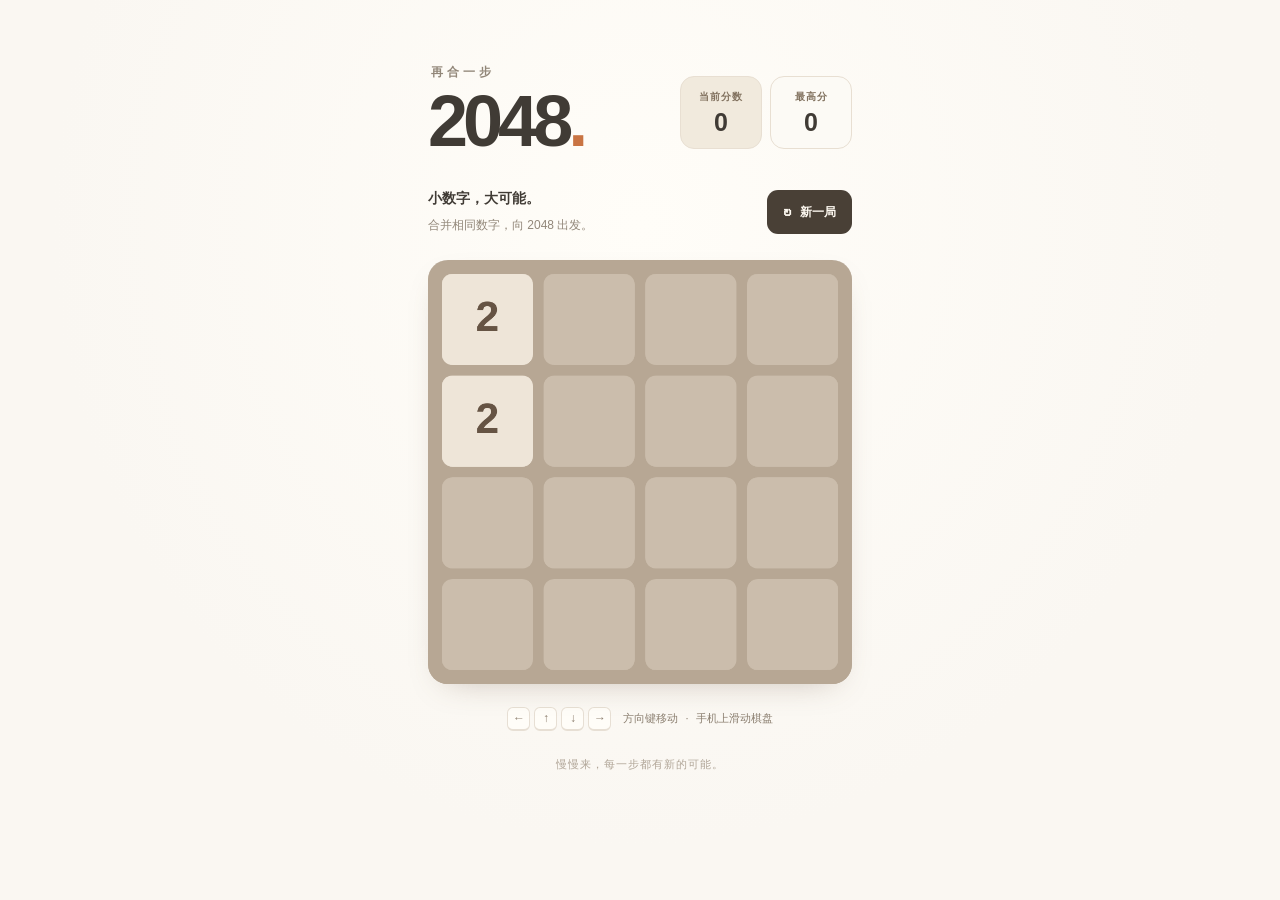
<file: index.html>
<!DOCTYPE html>
<html lang="zh-CN">
<head>
    <meta charset="UTF-8">
    <meta http-equiv="refresh" content="0; url=2048.html">
    <title>2048</title>
</head>
<body>
    <a href="2048.html">开始玩 2048</a>
</body>
</html>
</file>
<file: css/2048.css>
:root {
    color-scheme: light;
    --ink: #403b35;
    --muted: #928779;
    --accent: #c97443;
}
.game-page {
    margin: 0;
    min-height: 100vh;
    background: radial-gradient(ellipse at 50% 25%, #fffdf8 0%, #faf7f2 65%);
    color: var(--ink);
    font-family: -apple-system, BlinkMacSystemFont, "Segoe UI", "PingFang SC", "Microsoft YaHei", sans-serif;
    -webkit-font-smoothing: antialiased;
}
.game-shell {
    box-sizing: border-box;
    width: min(100%, 472px);
    margin: 0 auto;
    padding: 64px 24px 28px;
}
.game-header { display: flex; align-items: center; justify-content: space-between; gap: 16px; }
.game-brand .game-eyebrow { margin: 0 0 2px 3px; font-size: 12px; font-weight: 600; letter-spacing: 4px; color: var(--muted); }
.game-brand h1 { margin: 0; font-size: 72px; line-height: 1.08; font-weight: 800; letter-spacing: -5px; font-variant-numeric: tabular-nums; }
.game-brand .title-dot { color: var(--accent); }
.game-scores { display: flex; gap: 8px; }
.game-scores .score-card { position: relative; box-sizing: border-box; min-width: 82px; padding: 13px 12px 12px; border: 1px solid #e8dfd2; border-radius: 14px; background: #f1eadd; text-align: center; }
.game-scores .score-best { background: #fcfaf5; }
.game-scores .score-label { margin: 0 0 5px; color: #81715e; font-size: 10px; letter-spacing: 1px; font-weight: 600; }
.game-scores #socer, .game-scores #best-score { margin: 0; font-size: 25px; line-height: 1.1; font-weight: 750; font-variant-numeric: tabular-nums; }
.game-toolbar { display: flex; align-items: center; justify-content: space-between; gap: 16px; margin: 25px 0 22px; }
.game-toolbar p { margin: 0; font-size: 14px; font-weight: 600; line-height: 1.85; }
.game-toolbar p span { color: var(--muted); font-size: 12px; font-weight: 400; }
.game-shell .restart-button { border: 0; border-radius: 11px; background: #494036; color: #fffaf2; padding: 12px 16px; font: inherit; font-size: 12px; font-weight: 600; cursor: pointer; white-space: nowrap; transition: background 150ms, transform 150ms; }
.game-shell .restart-button span { display: inline-block; margin-right: 5px; font-size: 17px; vertical-align: -1px; }
.game-shell .restart-button:hover { background: #6b5240; transform: translateY(-1px); }
.game-shell .restart-button:active { transform: scale(.96); }
.game-shell .restart-button:focus-visible { outline: 3px solid #db9e6a; outline-offset: 4px; }
.game-board { position: relative; border-radius: 20px; background: #b7a794; box-shadow: 0 12px 34px -18px #68503c66, 0 1px 0 #fff inset; }
.game-board canvas[id="2048"] { display: block; width: 100%; height: auto; aspect-ratio: 1; border-radius: 20px; touch-action: none; }
.game-board canvas:focus-visible { outline: 3px solid #db9e6a; outline-offset: 5px; }
.game-board .game-over { position: absolute; inset: 0; display: flex; flex-direction: column; align-items: center; justify-content: center; border-radius: inherit; background: #faf7f2e8; backdrop-filter: blur(5px); text-align: center; }
.game-board .game-over[hidden] { display: none; }
.game-over .game-over-mark { color: var(--accent); font-size: 40px; }
.game-over h2 { margin: 10px 0; font-size: 29px; letter-spacing: -1px; }
.game-over p { margin: 0 0 22px; color: #81715e; font-size: 14px; }
.game-help { display: flex; align-items: center; justify-content: center; gap: 12px; margin-top: 23px; }
.game-help .key-hint { display: flex; gap: 4px; }
.game-help kbd { display: grid; place-items: center; box-sizing: border-box; width: 23px; height: 24px; border: 1px solid #e7dfd4; border-bottom-width: 2px; border-radius: 6px; background: #fffdf8; font-family: inherit; font-size: 12px; color: #8f8171; }
.game-help p { margin: 0; color: #8b7f70; font-size: 11px; }
.game-help .help-divider { padding: 0 7px; }
.game-footer { margin-top: 26px; text-align: center; font-size: 11px; letter-spacing: 1px; color: #b1a698; }
.socer .score-gain { position: absolute; left: 50%; top: 30px; pointer-events: none; color: var(--accent); font-size: 23px; font-weight: 750; animation: score-rise 650ms ease-out forwards; }
@keyframes score-rise {
    0% { opacity: 1; transform: translate(-50%, 0) scale(.8); }
    25% { opacity: 1; transform: translate(-50%, -18px) scale(1.15); }
    100% { opacity: 0; transform: translate(-50%, -65px) scale(1); }
}
@media (max-width: 420px) {
    .game-shell { padding: 30px 20px 24px; }
    .game-brand h1 { font-size: 60px; letter-spacing: -4px; }
    .game-brand .game-eyebrow { font-size: 10px; letter-spacing: 3px; }
    .game-scores { gap: 6px; }
    .game-scores .score-card { min-width: 69px; padding: 11px 9px; }
    .game-scores #socer, .game-scores #best-score { font-size: 22px; }
    .game-toolbar { margin: 22px 0 19px; }
    .game-toolbar p { font-size: 13px; }
    .game-toolbar p span { font-size: 11px; }
    .game-help { flex-direction: column; gap: 10px; }
}
@media (prefers-reduced-motion: reduce) {
    .socer .score-gain { animation: none; display: none; }
    .game-shell .restart-button { transition: none; }
}
@media (max-width: 360px) {
    .game-header { gap: 10px; }
    .game-brand h1 { font-size: 52px; }
    .game-scores .score-card { min-width: 62px; padding: 10px 6px; }
    .game-scores #socer, .game-scores #best-score { font-size: 20px; }
}
@media (max-height: 800px) and (min-width: 421px) {
    .game-shell { padding-top: 28px; }
}

.game-scores .score-long #socer, .game-scores .score-long #best-score { font-size: 15px; min-height: 25px; display: grid; place-items: center; }
</file>
